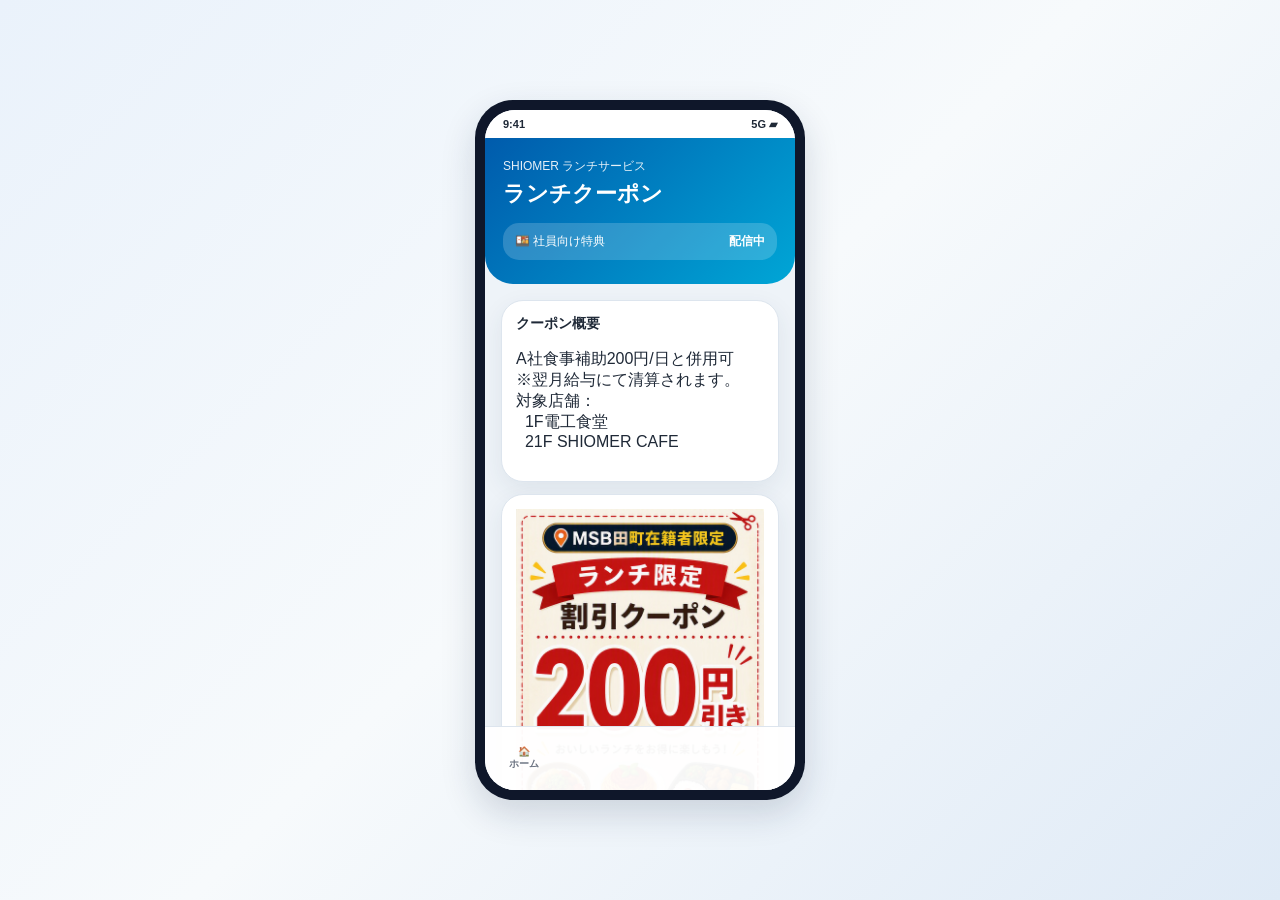
<file: lunch/index.html>
<!DOCTYPE html>
<html lang="ja">
<head>
  <meta charset="UTF-8">
  <meta name="viewport" content="width=device-width,initial-scale=1.0">

  <title>ランチクーポン表示</title>

  <!-- 1階層上のstyle.cssを読み込み -->
  <link rel="stylesheet" href="../style.css">
</head>

<body>

<div class="phone">
  <div class="screen">

    <!-- ステータスバー -->
    <div class="status">
      <span>9:41</span>
      <span>5G ▰</span>
    </div>

    <!-- ヘッダー -->
    <header class="top">
      <div class="top-sub">
        SHIOMER ランチサービス
      </div>

      <h1>
        ランチクーポン
      </h1>

      <div class="building">
        <span>🍱 社員向け特典</span>
        <strong>配信中</strong>
      </div>
    </header>

    <!-- メイン -->
    <main class="content">

      <section class="card">
        <div class="section-title">
          クーポン概要
        </div>

        <p id="result">
          A社食事補助200円/日と併用可<br>
          ※翌月給与にて清算されます。<br>
          対象店舗：<BR> &nbsp 1F電工食堂<br> &nbsp 21F SHIOMER CAFE<BR>
        </p>
      </section>

      <section class="card">
 <img id="photo"
     src="https://PSHIOsato.github.io/ble-test/lunch/couponA.jpg"
     style="max-width:100%; height:auto;">

      </section>

      <section class="card">
        <button
          id="payButton"
          type="button"
          class="button button-primary"
          onclick="connectBLE()"
        >
          レジでお会計
        </button>
      </section>

      <section class="card">
        <p id="explain"></p>
      </section>

    </main>

    <!-- 下部ナビ -->
    <nav class="bottom-nav">

       <a class="nav-item" href="../index.html">
        🏠<br>
        ホーム
      </a>
    </nav>

  </div>
</div>

<script>
async function connectBLE() {
  try {
    const device = await navigator.bluetooth.requestDevice({
      filters: [
        { namePrefix: "LiBecoM" }
      ]
    });

    const name = device.name || "";

    if (name.includes("LiBecoM")) {
      document.getElementById("result").innerHTML =
        "お会計時にご提示ください<br>今月の食事補助利用8回目";

      document.getElementById("photo").src = "https://PSHIOsato.github.io/ble-test/lunch/bill.jpg";
      document.getElementById("payButton").style.display = "none"; // ボタン非表示
      // document.getElementById("explain").innerHTML =
      // "月末に飲食店へビルが社員割引利用金額を支払い<br>月末に企業がビルへ社員割引利用額を支払い";
      
    } else {
      document.getElementById("result").innerHTML =
        "LiBecoMではありません : " + name;

      document.getElementById("photo").src = "https://PSHIOsato.github.io/ble-test/lunch/couponA.jpg";

      document.getElementById("explain").innerHTML = "";
    }

  } catch (err) {
    document.getElementById("result").innerHTML =
      "エラー : " + err;

    document.getElementById("photo").src = "https://PSHIOsato.github.io/ble-test/lunch/couponA.jpg";

    document.getElementById("explain").innerHTML = "";
  }
}
</script>

</body>
</html>
</file>
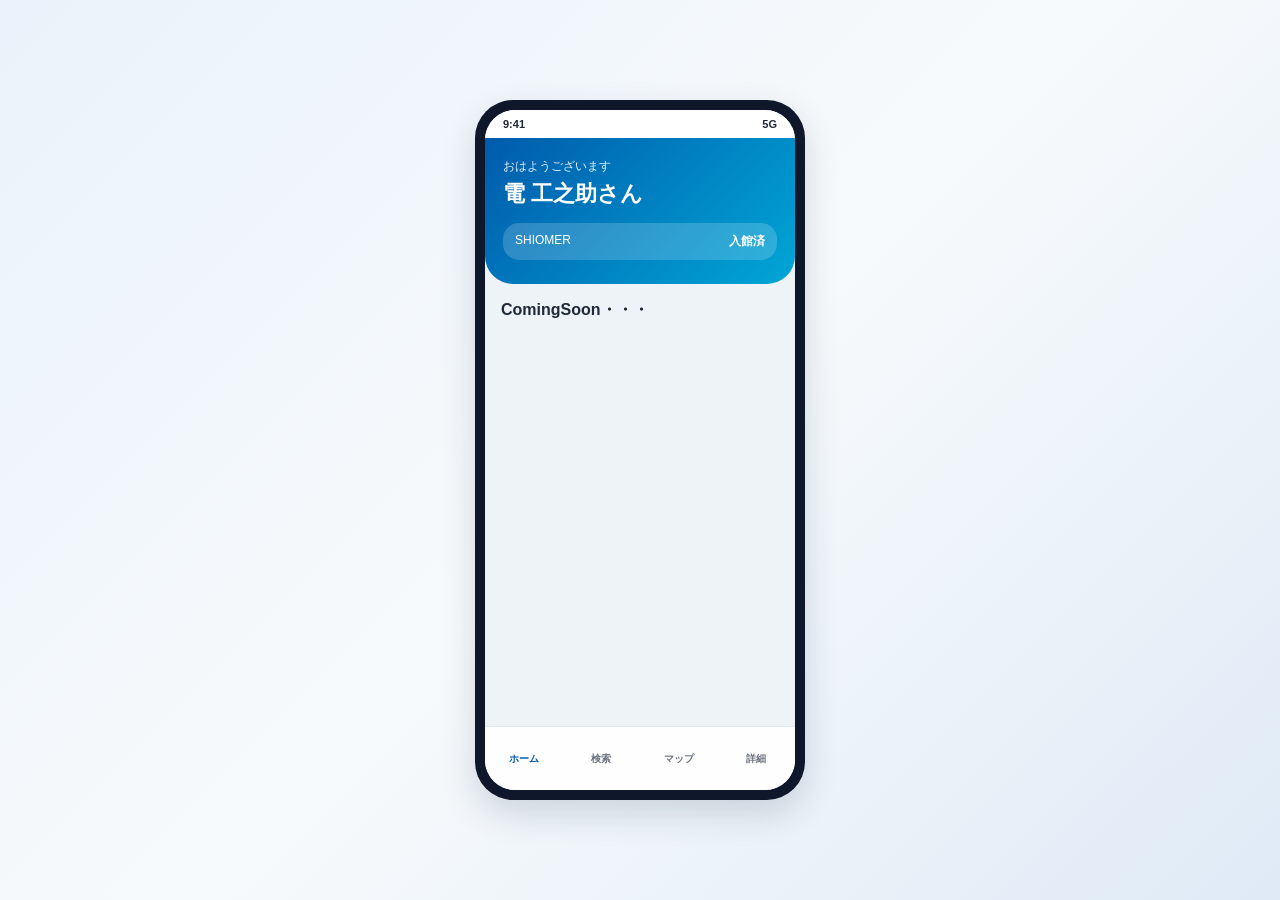
<file: ComingSoon.html>
<!DOCTYPE html>
<html lang="ja">
<head>
  <meta charset="UTF-8">
  <meta name="viewport" content="width=device-width,initial-scale=1.0">
  <title>ホーム</title>
  <link rel="stylesheet" href="style.css">
</head>
<body>

<div class="phone">
  <div class="screen">

    <div class="status">
      <span>9:41</span>
      <span>5G</span>
    </div>

    <div class="top">
      <div class="top-sub">おはようございます</div>
      <h1>電 工之助さん</h1>

      <div class="building">
        <span>SHIOMER</span>
        <strong>入館済</strong>
      </div>
    </div>

    <div class="content">

<b> ComingSoon・・・ </b>
    </div>

    <div class="bottom-nav">
      <a class="nav-item active" href="index.html">ホーム</a>
      <a class="nav-item" href="search.html">検索</a>
      <a class="nav-item" href="map.html">マップ</a>
      <a class="nav-item" href="detail.html">詳細</a>
    </div>

  </div>
</div>

</body>
</html>
</file>
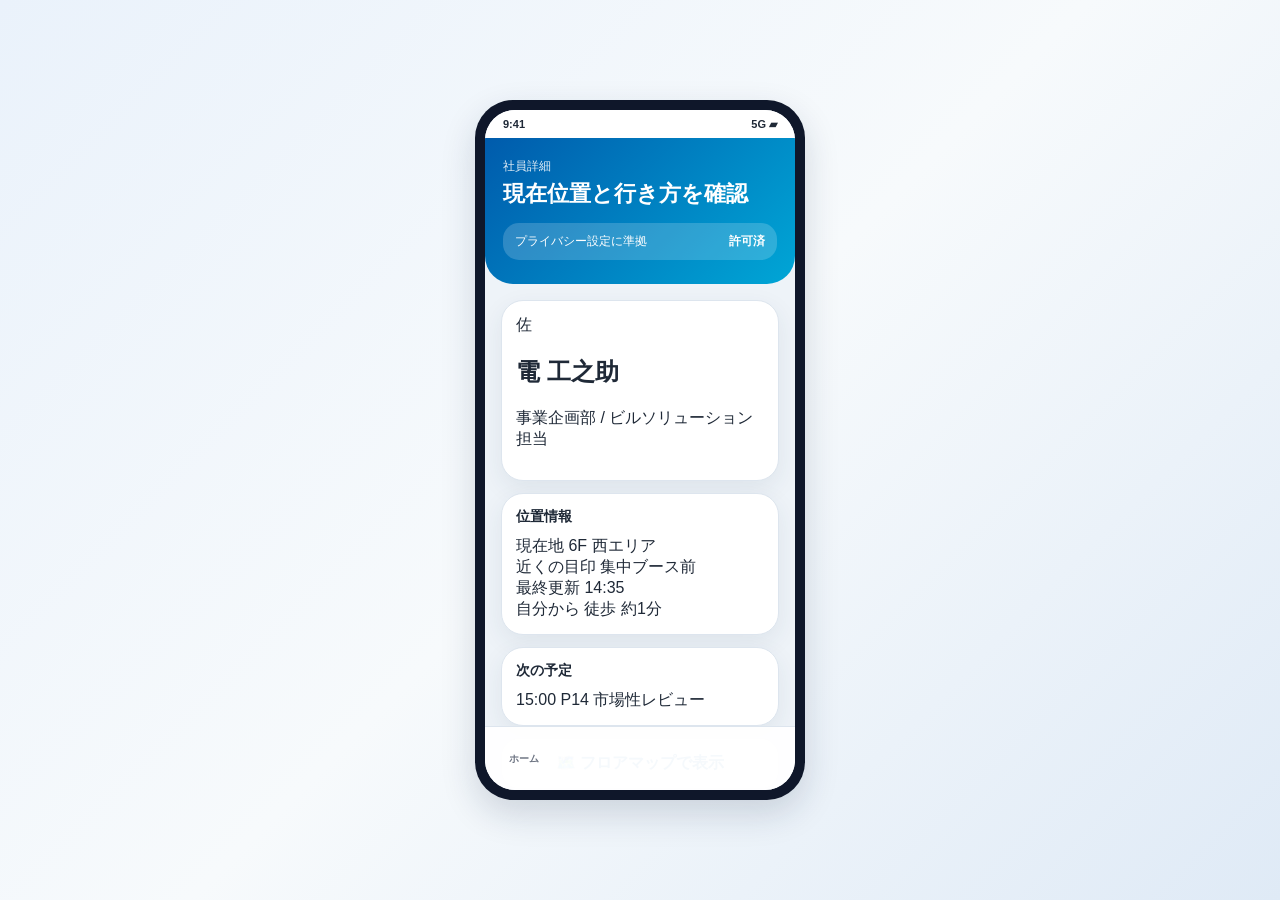
<file: detail.html>
<!DOCTYPE html>
<html lang="ja">
<head>
  <meta charset="UTF-8">
  <meta name="viewport" content="width=device-width, initial-scale=1.0">

  <title>&Biz風ビルアプリ｜社員詳細</title>

  <link rel="stylesheet" href="style.css">
</head>

<body>

<div class="phone">
  <div class="screen">

    <!-- ステータスバー -->
    <div class="status">
      <span>9:41</span>
      <span>5G ▰</span>
    </div>

    <!-- ヘッダー -->
    <header class="top">

      <div class="top-sub">
        社員詳細
      </div>

      <h1>
        現在位置と行き方を確認
      </h1>

      <div class="building">
        <span>プライバシー設定に準拠</span>
        <strong>許可済</strong>
      </div>

    </header>

    <!-- メイン -->
    <main class="content">

      <!-- プロフィール -->
      <section class="card hero">

        <div class="big-avatar">
          佐
        </div>

        <h2>
          電 工之助
        </h2>

        <p>
          事業企画部 / ビルソリューション担当
        </p>

      </section>

      <!-- 位置情報 -->
      <section class="card">

        <div class="section-title">
          位置情報
        </div>

        <div class="info-row">
          <span class="label">現在地</span>
          <span class="value">6F 西エリア</span>
        </div>

        <div class="info-row">
          <span class="label">近くの目印</span>
          <span class="value">集中ブース前</span>
        </div>

        <div class="info-row">
          <span class="label">最終更新</span>
          <span class="value">14:35</span>
        </div>

        <div class="info-row">
          <span class="label">自分から</span>
          <span class="value">徒歩 約1分</span>
        </div>

      </section>

      <!-- 次の予定 -->
      <section class="card">

        <div class="section-title">
          次の予定
        </div>

        <div class="info-row">
          <span class="label">15:00</span>
          <span class="value">P14 市場性レビュー</span>
        </div>

      </section>

      <!-- ボタン -->
      <a class="button button-secondary"
        href="map.html">
         🗺️ フロアマップで表示

      </a>

      <a class="button button-secondary"
         href="search.html">

         ← 検索結果へ戻る

      </a>

    </main>

    <!-- 下部ナビ -->
    <nav class="bottom-nav">

      <a class="nav-item"
         href="index.html">
         ホーム
      </a>
</file>
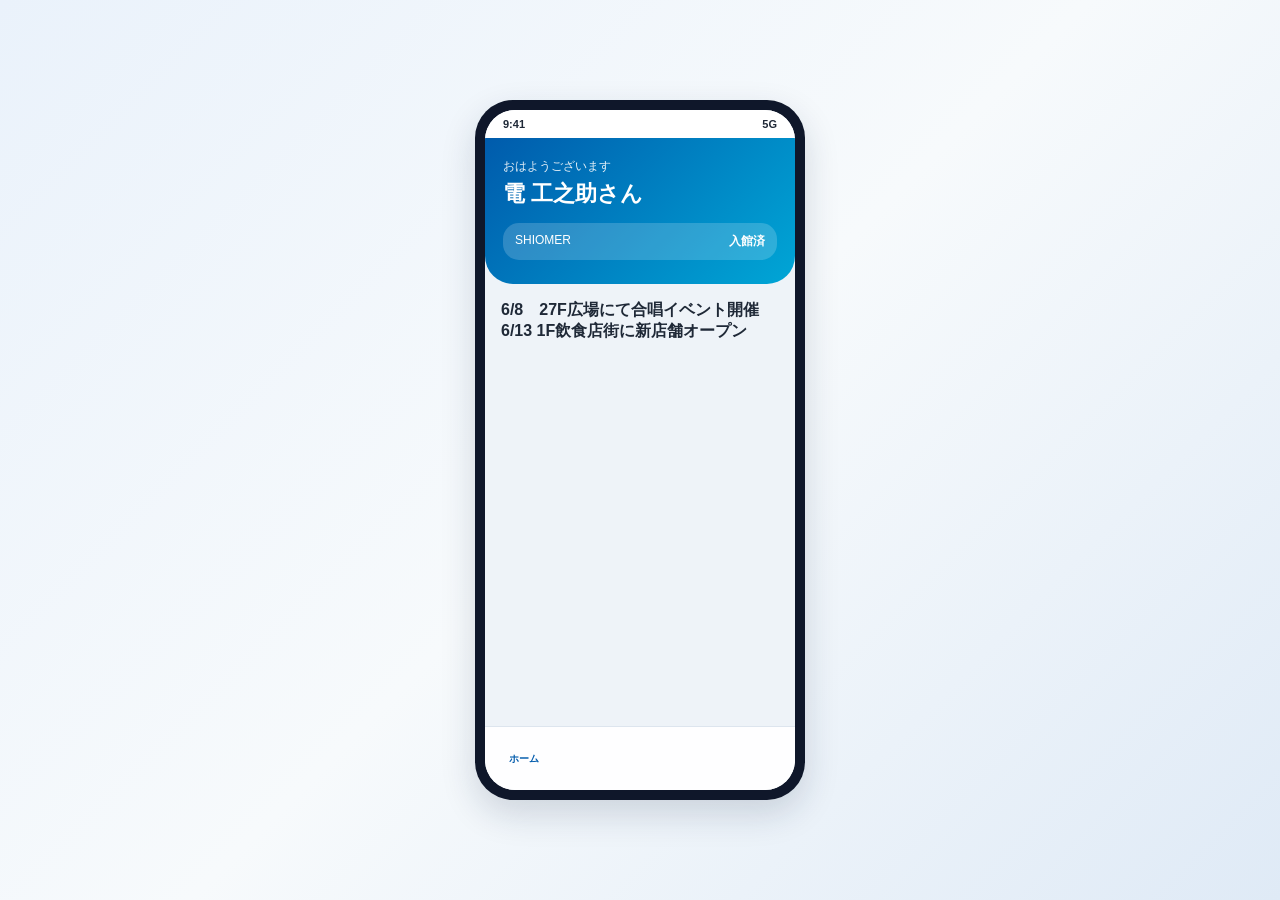
<file: information.html>
<!DOCTYPE html>
<html lang="ja">
<head>
  <meta charset="UTF-8">
  <meta name="viewport" content="width=device-width,initial-scale=1.0">
  <title>ホーム</title>
  <link rel="stylesheet" href="style.css">
</head>
<body>

<div class="phone">
  <div class="screen">

    <div class="status">
      <span>9:41</span>
      <span>5G</span>
    </div>

    <div class="top">
      <div class="top-sub">おはようございます</div>
      <h1>電 工之助さん</h1>

      <div class="building">
        <span>SHIOMER</span>
        <strong>入館済</strong>
      </div>
    </div>

    <div class="content">

<b> 6/8　27F広場にて合唱イベント開催 <BR> 6/13 1F飲食店街に新店舗オープン </b>
    </div>

    <div class="bottom-nav">
      <a class="nav-item active" href="index.html">ホーム</a>
    </div>

  </div>
</div>

</body>
</html>
</file>
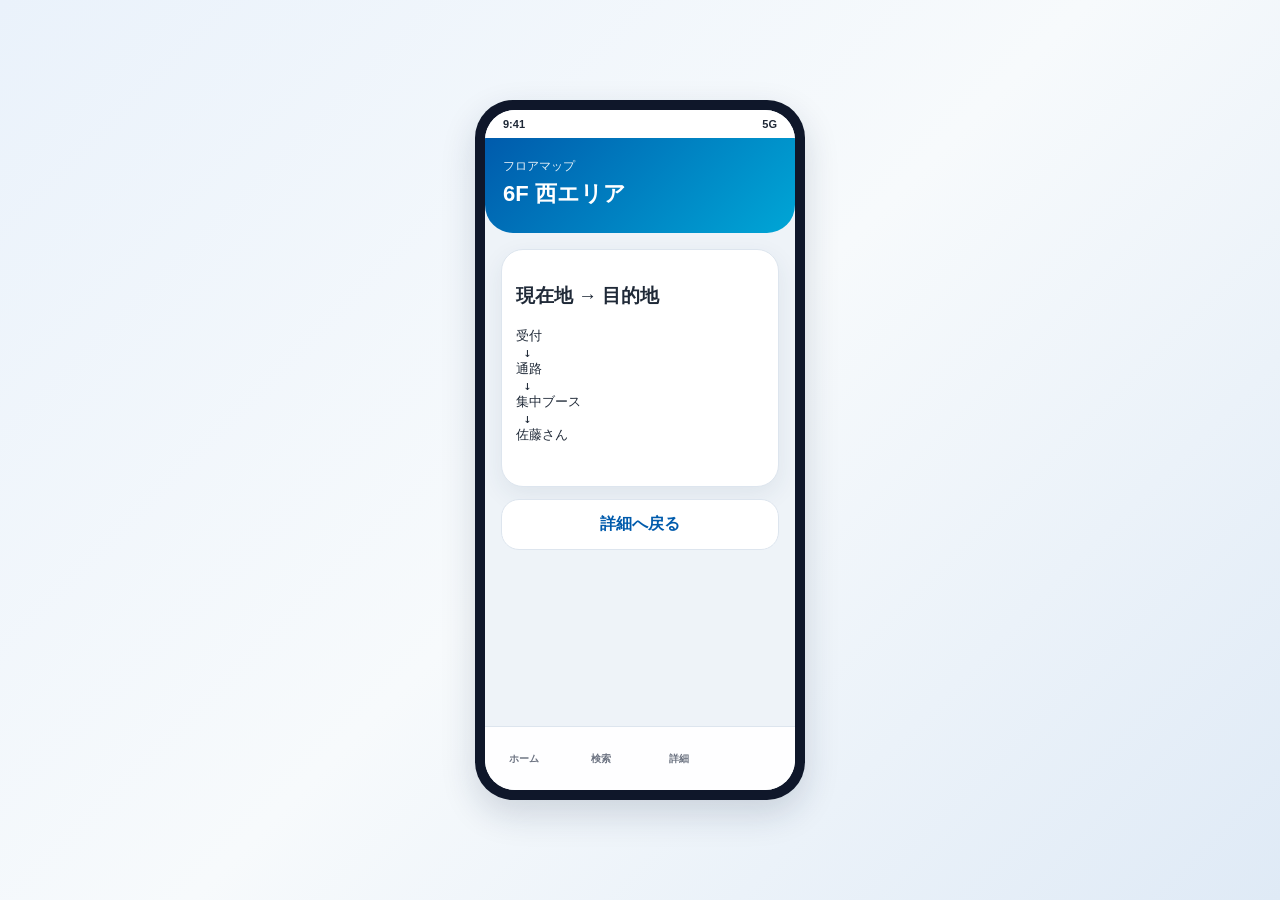
<file: map.html>
<!DOCTYPE html>
<html lang="ja">
<head>
  <meta charset="UTF-8">
  <title>フロアマップ</title>
  <link rel="stylesheet" href="style.css">
</head>
<body>

<div class="phone">
<div class="screen">

<div class="status">
  <span>9:41</span>
  <span>5G</span>
</div>

<div class="top">

  <div class="top-sub">
    フロアマップ
  </div>

  <h1>
    6F 西エリア
  </h1>

</div>

<div class="content">

  <div class="card">

    <h3>現在地 → 目的地</h3>

    <pre>
受付
 ↓
通路
 ↓
集中ブース
 ↓
佐藤さん
    </pre>

  </div>

  <a class="button button-secondary"
     href="detail.html">
    詳細へ戻る
  </a>

</div>

<div class="bottom-nav">
  <a class="nav-item" href="index.html">ホーム</a>
  <a class="nav-item" href="search.html">検索</a>
  <a class="nav-item" href="detail.html">詳細</a>
</div>

</div>
</div>

</body>
</html>
</file>
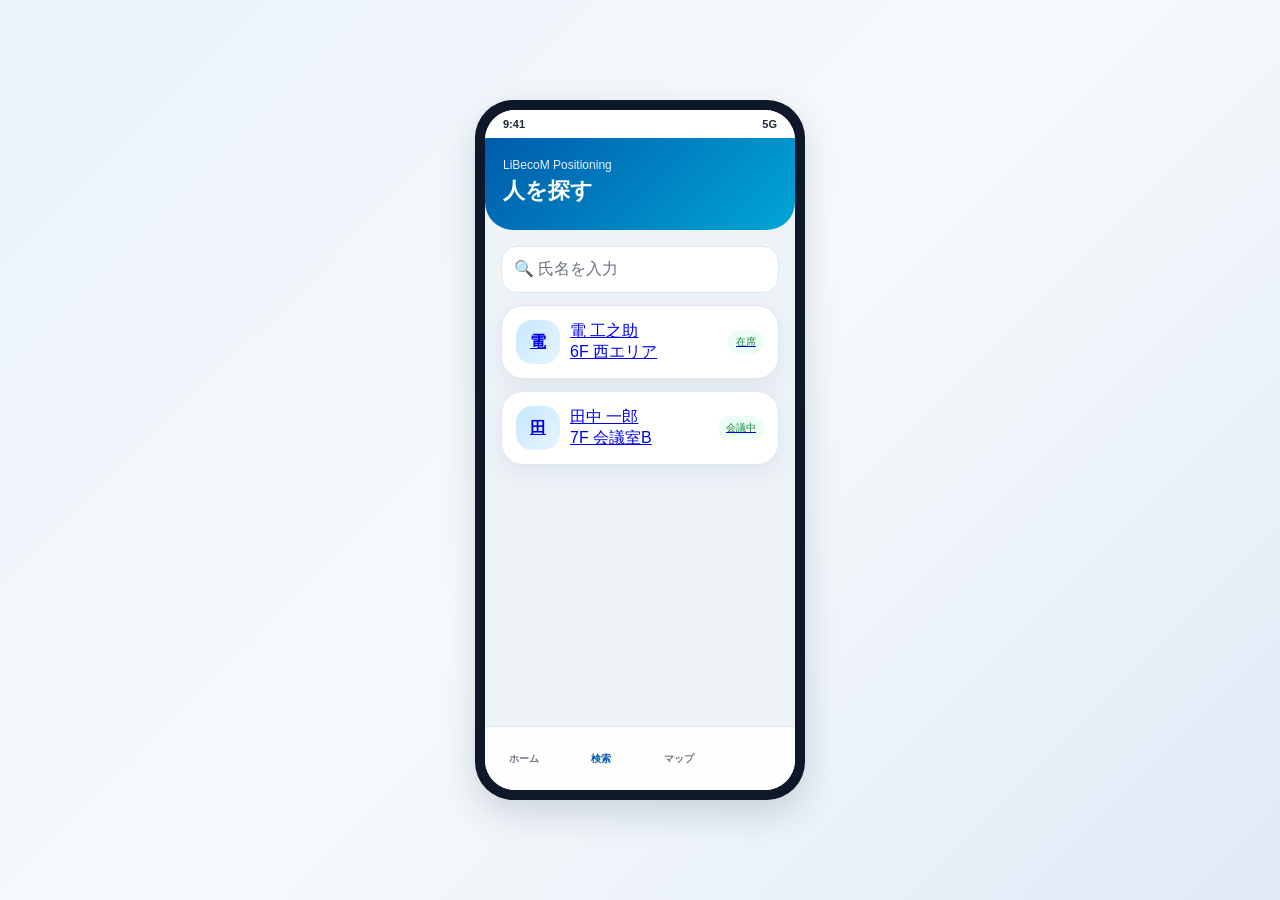
<file: search.html>
<!DOCTYPE html>
<html lang="ja">
<head>
  <meta charset="UTF-8">
  <title>人検索</title>
  <link rel="stylesheet" href="style.css">
</head>
<body>

<div class="phone">
<div class="screen">

<div class="status">
  <span>9:41</span>
  <span>5G</span>
</div>

<div class="top">
  <div class="top-sub">LiBecoM Positioning</div>
  <h1>人を探す</h1>
</div>

<div class="content">

  <div class="search-box">
    🔍 氏名を入力
  </div>

  <a class="card person-card" href="detail.html">

    <div class="avatar">電</div>

    <div>
      <div>電 工之助</div>
      <div>6F 西エリア</div>
    </div>

    <div class="tag">
      在席
    </div>

  </a>

  <a class="card person-card" href="detail.html">

    <div class="avatar">田</div>

    <div>
      <div>田中 一郎</div>
      <div>7F 会議室B</div>
    </div>

    <div class="tag">
      会議中
    </div>

  </a>

</div>

<div class="bottom-nav">
  <a class="nav-item" href="index.html">ホーム</a>
  <a class="nav-item active" href="search.html">検索</a>
  <a class="nav-item" href="map.html">マップ</a>
</div>

</body>
</html>
</file>
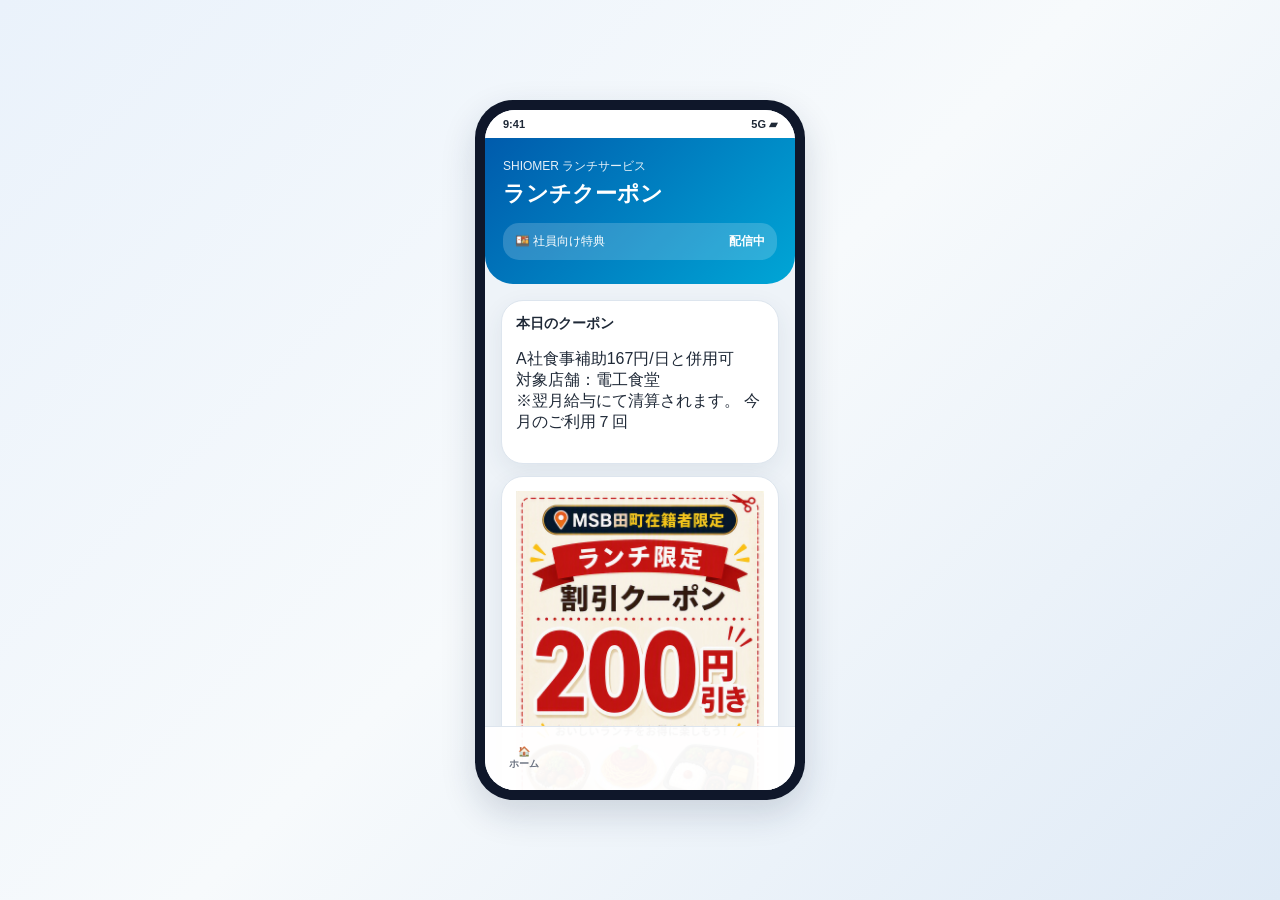
<file: lunch/map.html>
<!DOCTYPE html>
<html lang="ja">
<head>
  <meta charset="UTF-8">
  <meta name="viewport" content="width=device-width,initial-scale=1.0">

  <title>ランチクーポン表示</title>

  <!-- 1階層上のstyle.cssを読み込み -->
  <link rel="stylesheet" href="../style.css">
</head>

<body>

<div class="phone">
  <div class="screen">

    <!-- ステータスバー -->
    <div class="status">
      <span>9:41</span>
      <span>5G ▰</span>
    </div>

    <!-- ヘッダー -->
    <header class="top">
      <div class="top-sub">
        SHIOMER ランチサービス
      </div>

      <h1>
        ランチクーポン
      </h1>

      <div class="building">
        <span>🍱 社員向け特典</span>
        <strong>配信中</strong>
      </div>
    </header>

    <!-- メイン -->
    <main class="content">

      <section class="card">
        <div class="section-title">
          本日のクーポン
        </div>

        <p id="result">
          A社食事補助167円/日と併用可<br>
          対象店舗：電工食堂<br>
          ※翌月給与にて清算されます。
          今月のご利用７回
        </p>
      </section>

      <section class="card">
 <img id="photo"
     src="https://PSHIOsato.github.io/ble-test/lunch/couponA.jpg"
     style="max-width:100%; height:auto;">

      </section>

      <section class="card">
        <button
          type="button"
          class="button button-primary"
          onclick="connectBLE()"
        >
          LiBecoMを探す
        </button>
      </section>

      <section class="card">
        <p id="explain"></p>
      </section>

    </main>

    <!-- 下部ナビ -->
    <nav class="bottom-nav">

       <a class="nav-item" href="../index.html">
        🏠<br>
        ホーム
      </a>
    </nav>

  </div>
</div>

<script>
async function connectBLE() {
  try {
    const device = await navigator.bluetooth.requestDevice({
      filters: [
        { namePrefix: "LiBecoM" }
      ]
    });

    const name = device.name || "";

    if (name.includes("LiBecoM")) {
      document.getElementById("result").innerHTML =
        "LiBecoM発見！ ランチ割引表示中<br>今月の残食事補助額：2500円";

      document.getElementById("photo").src = "https://PSHIOsato.github.io/ble-test/lunch/bill.jpg";

      document.getElementById("explain").innerHTML =
        "月末に飲食店へビルが社員割引利用金額を支払い<br>月末に企業がビルへ社員割引利用額を支払い";
    } else {
      document.getElementById("result").innerHTML =
        "LiBecoMではありません : " + name;

      document.getElementById("photo").src = "https://PSHIOsato.github.io/ble-test/lunch/couponA.jpg";

      document.getElementById("explain").innerHTML = "";
    }

  } catch (err) {
    document.getElementById("result").innerHTML =
      "エラー : " + err;

    document.getElementById("photo").src = "https://PSHIOsato.github.io/ble-test/lunch/couponA.jpg";

    document.getElementById("explain").innerHTML = "";
  }
}
</script>

</body>
</html>
</file>
<file: style.css>
:root {
  --primary: #005bac;
  --accent: #00a6d6;
  --danger: #ef4444;

  --bg: #eef3f8;
  --card: #ffffff;
  --text: #1f2937;
  --muted: #6b7280;
  --line: #dde5ee;

  --shadow: 0 14px 35px rgba(19, 38, 68, 0.16);
}

* {
  box-sizing: border-box;
}

body {
  margin: 0;
  min-height: 100vh;
  font-family:
    -apple-system,
    BlinkMacSystemFont,
    "Segoe UI",
    "Hiragino Sans",
    "Yu Gothic",
    Meiryo,
    sans-serif;

  background: linear-gradient(
    135deg,
    #eaf2fb,
    #f7fafc,
    #dfeaf6
  );

  color: var(--text);

  display: flex;
  justify-content: center;
  align-items: center;

  padding: 24px;
}

.phone {
  width: 330px;
  background: #0f172a;
  border-radius: 38px;
  padding: 10px;
  box-shadow: var(--shadow);
}

.screen {
  height: 680px;
  background: var(--bg);
  border-radius: 30px;
  overflow: hidden;
  position: relative;
  display: flex;
  flex-direction: column;
}

.status {
  background: white;
  height: 28px;

  display: flex;
  justify-content: space-between;
  align-items: center;

  padding: 0 18px;

  font-size: 11px;
  font-weight: 700;
}

.top {
  background: linear-gradient(
    135deg,
    var(--primary),
    var(--accent)
  );

  color: white;

  padding: 20px 18px 24px;

  border-radius: 0 0 28px 28px;
}

.top-sub {
  font-size: 12px;
  opacity: 0.9;
}

.top h1 {
  margin: 4px 0 0;
  font-size: 22px;
}

.building {
  margin-top: 14px;
  padding: 10px 12px;

  border-radius: 16px;

  background: rgba(255,255,255,0.18);

  display: flex;
  justify-content: space-between;

  font-size: 12px;
}

.content {
  flex: 1;
  padding: 16px;
  overflow: auto;
}

.card {
  background: var(--card);

  border-radius: 22px;
  border: 1px solid var(--line);

  padding: 14px;

  margin-bottom: 12px;

  box-shadow:
    0 8px 24px rgba(40,58,90,0.08);
}

.section-title {
  display: flex;
  justify-content: space-between;

  font-weight: 800;
  font-size: 14px;

  margin-bottom: 10px;
}

.more {
  color: var(--primary);
  font-size: 11px;
}

.grid {
display: grid;
grid-template-columns: repeat(2, 1fr);
gap: 10px;
}

.menu {
  text-decoration: none;
  color: var(--text);

  border: 1px solid var(--line);
  background: #f8fbff;

  border-radius: 18px;

  min-height: 78px;

  display: flex;
  flex-direction: column;
  justify-content: center;
  align-items: center;

  gap: 6px;

  font-size: 11px;
  font-weight: 700;
}

.menu:hover {
  background: #eef8ff;
}

.icon {
  width: 34px;
  height: 34px;

  border-radius: 14px;

  background:
    linear-gradient(
      135deg,
      #e8f4ff,
      #d7efff
    );

  display: flex;
  align-items: center;
  justify-content: center;

  font-size: 18px;
}

.search-box {
  background: white;

  border: 1px solid var(--line);
  border-radius: 16px;

  padding: 12px;

  margin-bottom: 12px;

  color: var(--muted);
}

.person-card {
  display: grid;

  grid-template-columns:
    44px 1fr auto;

  gap: 10px;

  align-items: center;
}

.avatar {
  width: 44px;
  height: 44px;

  border-radius: 16px;

  background:
    linear-gradient(
      135deg,
      #c7e7ff,
      #e7f5ff
    );

  display: flex;
  justify-content: center;
  align-items: center;

  font-weight: 900;
}

.tag {
  background: #ecfdf5;

  color: #15803d;

  border-radius: 999px;

  padding: 5px 8px;

  font-size: 10px;
}

.button {
  display: block;

  text-decoration: none;
  text-align: center;

  border-radius: 18px;

  padding: 14px;

  font-weight: 800;
}

.button-primary {
  background:
    linear-gradient(
      135deg,
      var(--primary),
      var(--accent)
    );

  color: white;
}

.button-secondary {
  background: white;

  color: var(--primary);

  border: 1px solid var(--line);

  margin-top: 8px;
}

.bottom-nav {
  position: absolute;

  left: 0;
  right: 0;
  bottom: 0;

  height: 64px;

  background:
    rgba(255,255,255,0.96);

  border-top: 1px solid var(--line);

  display: grid;
  grid-template-columns:
    repeat(4, 1fr);

  align-items: center;
}

.nav-item {
  text-decoration: none;

  text-align: center;

  color: var(--muted);

  font-size: 10px;
  font-weight: 800;
}

.nav-item.active {
  color: var(--primary);
}
</file>
